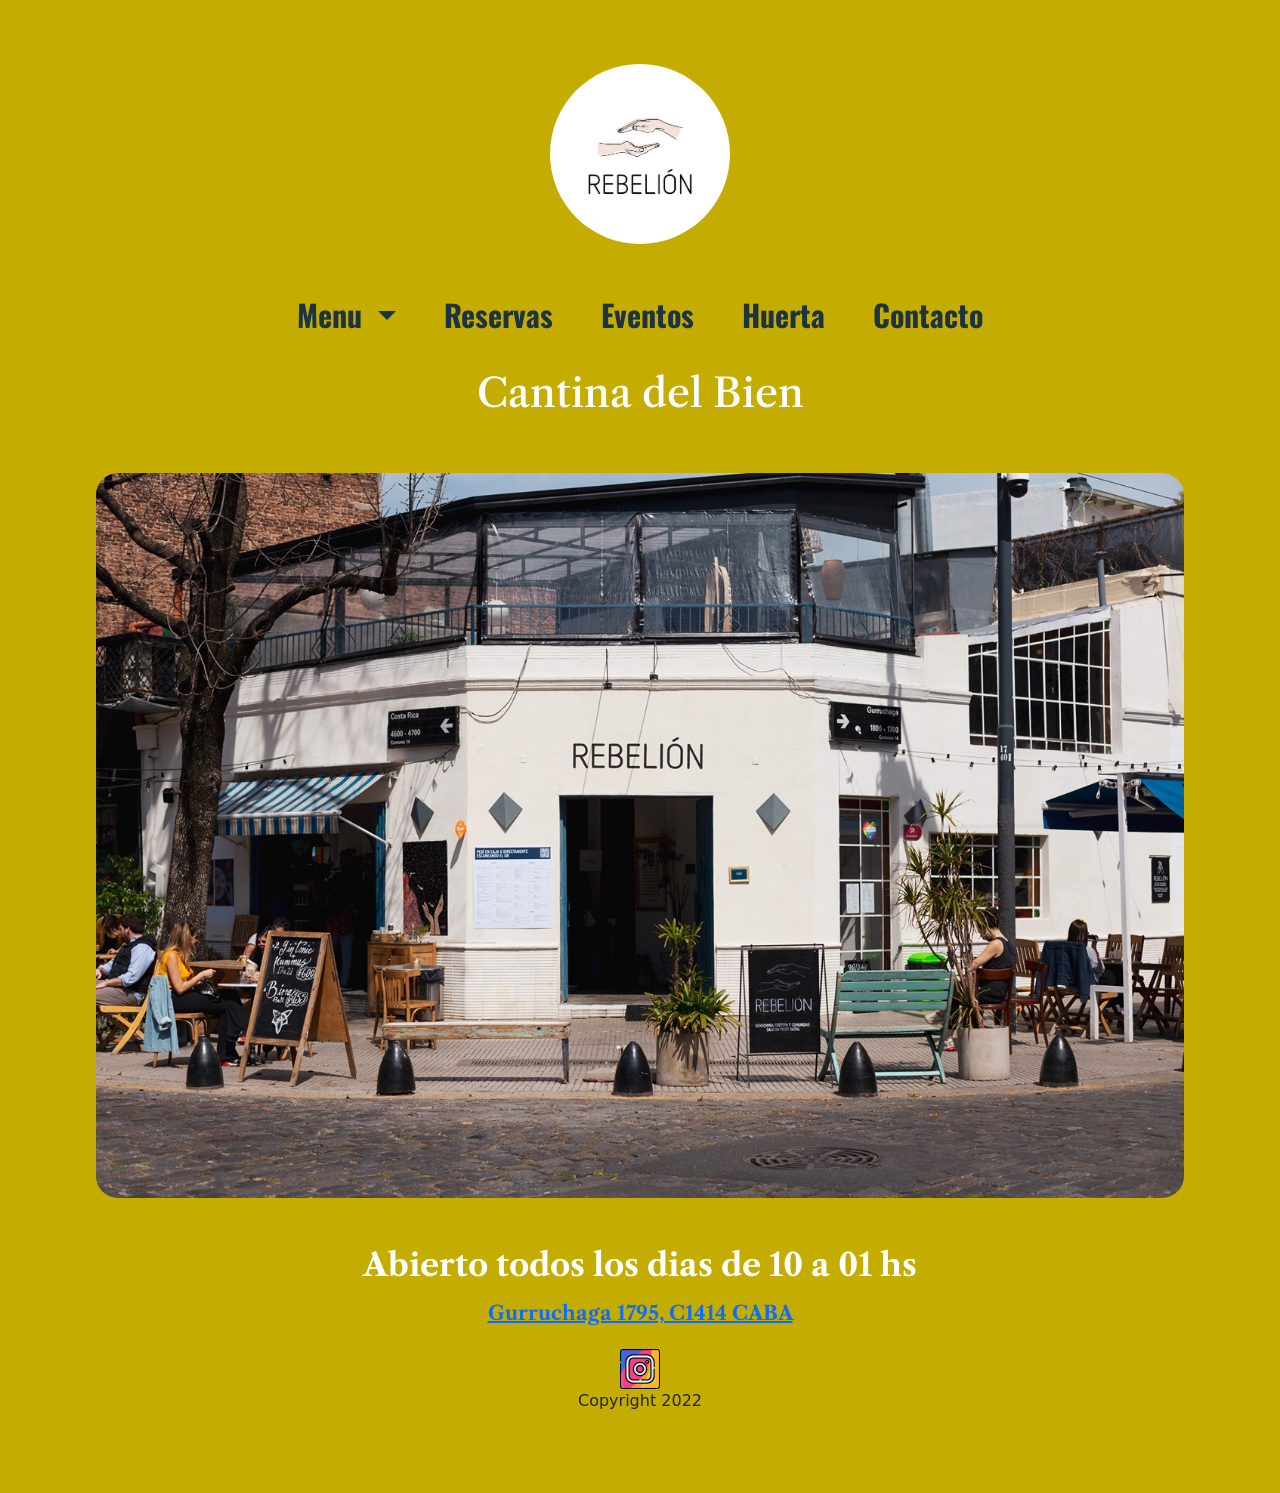
<file: index.html>
<!DOCTYPE html>
<html lang="es">
<head>
  
  <meta charset="UTF-8">
  <meta http-equiv="X-UA-Compatible" content="IE=edge">
  <meta name="viewport" content="width=device-width, initial-scale=1.0">
  <meta name="description"
  content="Sitio oficial Rebelion restaurante">
  <meta name="keywords"
  content="resto, argentina, capital, musica, restaurante, bar, brujas, noche, dia, comida, jazz">

  <link rel="stylesheet" href="./assets/bootstrap/css/bootstrap.min.css">
  <script src= "./assets/bootstrap/js/jquery.slim.min.js"></script>
  <script src="./assets/bootstrap/js/bootstrap.bundle.min.js"></script>
  <script src="./assets/bootstrap/js/wow.js"></script>
              <script>
              new WOW().init();
              </script>
  <link rel="stylesheet" href="./assets/bootstrap/css/animate.css">
  <link rel="shortcut icon" href="./assets/img/favicon.png" type="image/png">
  <link rel="stylesheet" href="./assets/estilos/main.css">
  <link href="https://fonts.googleapis.com/css2?family=Libre+Caslon+Text:wght@700&family=Oswald:wght@500&display=swap" rel="stylesheet">
  <title>Rebelion</title>
</head>
<body>
<header> 
  <div class="logo"> 
    <a href= "./index.html" > 
      <img src= "./assets/img/logo_rebelion.jpg" alt="Logo Rebelion" width="100" height="100" class="logo__nav">
     </a> 
    </div>
  <nav class="navbar navbar-expand-lg bg-light">
      <div class="container-fluid">
        <button class="navbar-toggler" type="button" data-bs-toggle="collapse" data-bs-target="#navbarScroll" aria-controls="navbarScroll" aria-expanded="false" aria-label="Toggle navigation">
          <span class="navbar-toggler-icon"></span>
        </button>
        <div class="collapse navbar-collapse" id="navbarScroll">
          <ul class="navbar-nav me-auto my-2 my-lg-0 navbar-nav-scroll">
            <li class="nav-item dropdown">
              <a class="nav-link dropdown-toggle" href="#" role="button" data-bs-toggle="dropdown" aria-expanded="false">
              Menu
              </a>
            <ul class="dropdown-menu">
              <li><a class="dropdown-item" href="./assets/pages/menudia.html">Menu Dia</a></li>
              <li><hr class="dropdown-divider"></li>
              <li><a class="dropdown-item" href="./assets/pages/menunoche.html">Menu Noche</a></li>
            </ul>
          </li>
            <li class="nav-item">
              <a class="nav-link " href="./assets/pages/reservas.html">Reservas</a>
            </li>
            <li class="nav-item">
              <a class="nav-link" href="./assets/pages/eventos.html">Eventos</a>
            </li>
            <li class="nav-item">
              <a class="nav-link" href="./assets/pages/huerta.html">Huerta</a>
            </li>
            <li class="nav-item">
              <a class="nav-link" href="./assets/pages/contacto.html">Contacto</a>
            </li>
          </ul>
        </div>
      </div>
  </nav>
</header>
<main> 
<h1 class="cantina">Cantina del Bien</h1>
  <div class="col-sm-12">
    <img src="./assets/img/portada.jpg" alt="foto portada" class="imagen__portada">
  </div>
  <h2 class="hora__index"> Abierto todos los dias de 10 a 01 hs </h2>
  <h3 class="direccion__index"> <a href= "https://www.google.com/maps/place/Rebeli%C3%B3n/@-34.5882023,-58.4272227,17z/data=!3m1!4b1!4m5!3m4!1s0x95bcb5e92b712fb3:0x6e0782597e94b379!8m2!3d-34.5882023!4d-58.4272227" target="_blank">Gurruchaga 1795, C1414 CABA</a></h3>
    
</main>
  <footer><a href="https://www.instagram.com/rebelion_ba/" class="logo__instagram"> <img src="assets/img/instagram.png" alt="Link_Instagram" width="40" height="40"> </a><p>Copyright 2022</p></footer>
</body>
</html>
</file>
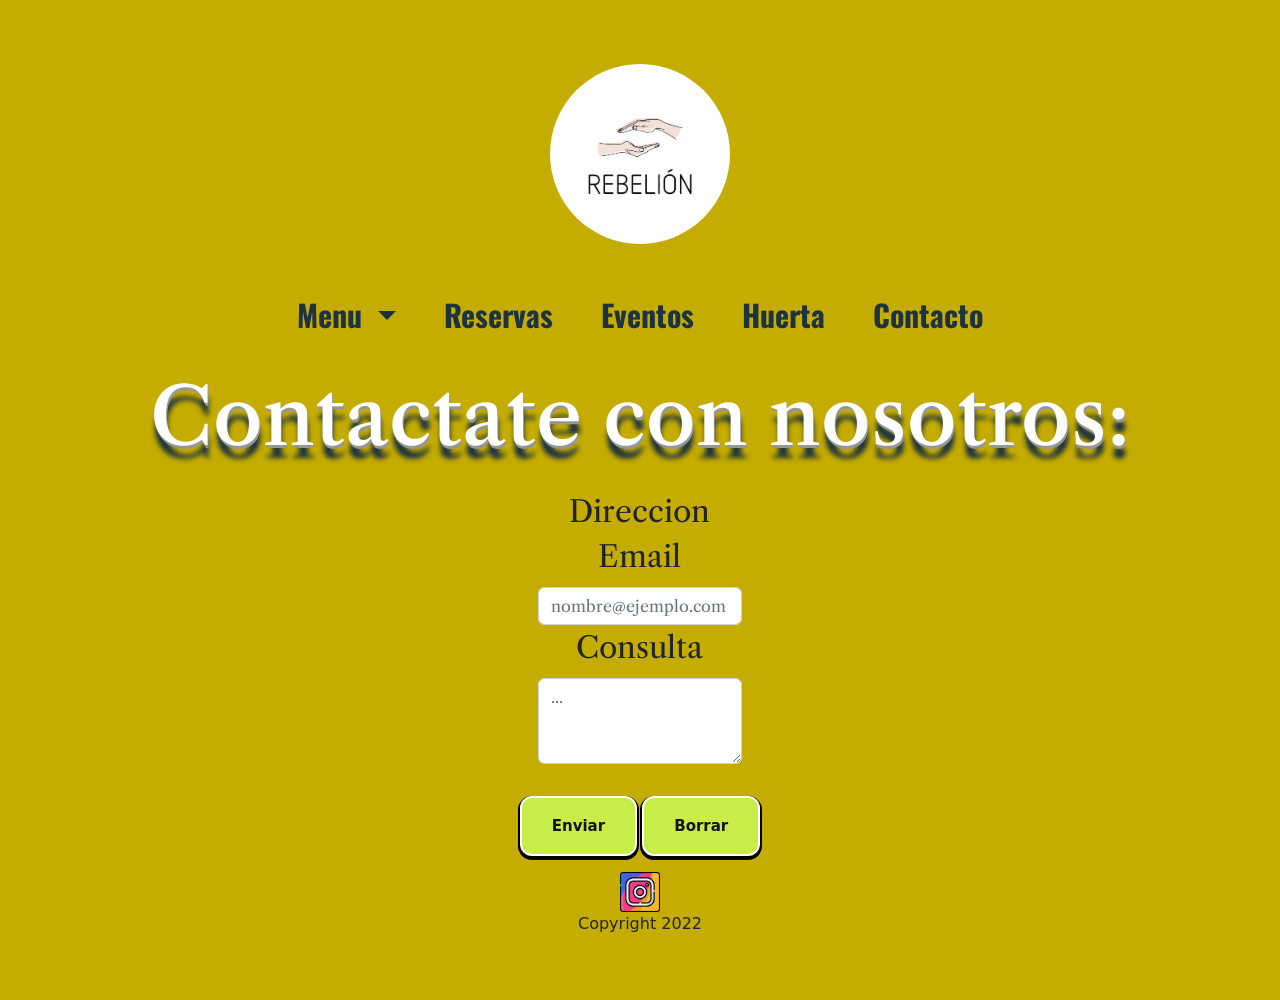
<file: assets/pages/contacto.html>
<!DOCTYPE html>
<html lang="es">
<head>
  <meta charset="UTF-8">
  <meta http-equiv="X-UA-Compatible" content="IE=edge">
  <meta name="viewport" content="width=device-width, initial-scale=1.0">
  <meta name="description"
  content="Sitio oficial Rebelion restaurante">
  <meta name="keywords"
  content="resto, argentina, capital, musica, restaurante, bar, brujas, noche, dia, comida, jazz">
  <link rel="stylesheet" href="../bootstrap/css/bootstrap.min.css">
  <script src= "../bootstrap/js/jquery.slim.min.js"></script>
  <script src="../bootstrap/js/bootstrap.bundle.min.js"></script>
  <script src="../bootstrap/js/wow.js"></script>
              <script>
              new WOW().init();
              </script>
  <link rel="stylesheet" href="../bootstrap/css/animate.css">
  <link rel="stylesheet" href="../estilos/main.css">
  <link rel="shortcut icon" href="../img/favicon-32x32.png" type="image/png">
  <link href="https://fonts.googleapis.com/css2?family=Libre+Caslon+Text:wght@700&family=Oswald:wght@500&display=swap" rel="stylesheet">
  <title>Rebelion/ Contacto</title>
</head>
<body>
<header>
   <div class="logo">
     <a href= "../../index.html" > <img src= "../img/logo_rebelion.jpg" alt="Logo Rebelion" width="100" height="100" class="logo__nav">
     </a>
     </div>
  <nav class="navbar navbar-expand-lg bg-light">
      <div class="container-fluid">
        <button class="navbar-toggler" type="button" data-bs-toggle="collapse" data-bs-target="#navbarScroll" aria-controls="navbarScroll" aria-expanded="false" aria-label="Toggle navigation">
          <span class="navbar-toggler-icon"></span>
        </button>
        <div class="collapse navbar-collapse" id="navbarScroll">
          <ul class="navbar-nav me-auto my-2 my-lg-0 navbar-nav-scroll">
            <li class="nav-item dropdown">
              <a class="nav-link dropdown-toggle" href="#" role="button" data-bs-toggle="dropdown" aria-expanded="false">
              Menu
              </a>
            <ul class="dropdown-menu">
              <li><a class="dropdown-item" href="./menudia.html">Menu Dia</a></li>
              <li><hr class="dropdown-divider"></li>
              <li><a class="dropdown-item" href="./menunoche.html">Menu Noche</a></li>
            </ul>
          </li>
            <li class="nav-item">
              <a class="nav-link " href="./reservas.html">Reservas</a>
            </li>
            <li class="nav-item">
              <a class="nav-link" href="./eventos.html">Eventos</a>
            </li>
            <li class="nav-item">
              <a class="nav-link" href="./huerta.html">Huerta</a>
            </li>
            <li class="nav-item">
              <a class="nav-link" href="./contacto.html">Contacto</a>
            </li>
          </ul>
        </div>
      </div>
  </nav>
</header>
<main>
    <h1 class="titulo">Contactate con nosotros:</h1>
    <section>
        <article class="contacto">
            <form action="./gracias.html" method="post">
              <div class="mb-3">
                <label for="email" class="form-label">Direccion Email</label>
                <input type="email" class="form-control" id="email" placeholder="nombre@ejemplo.com">
          
                <label for="exampleFormControlTextarea1" class="form-label">Consulta</label>
                <textarea class="form-control" id="consulta" rows="3" placeholder="..."></textarea>
              </div>
            <button type="submit" class="btn btn-primary">Enviar</button>
            <button type="reset" class="btn btn-primary">Borrar</button>
        </form>
        </article>
    </section>

</main>
<footer><a href="https://www.instagram.com/rebelion_ba/" class="logo__instagram"> <img src="../img/instagram.png" alt="Link_Instagram" width="40" height="40" class="logo__instagram"> </a>Copyright 2022</footer>
</body>
</html>
</file>
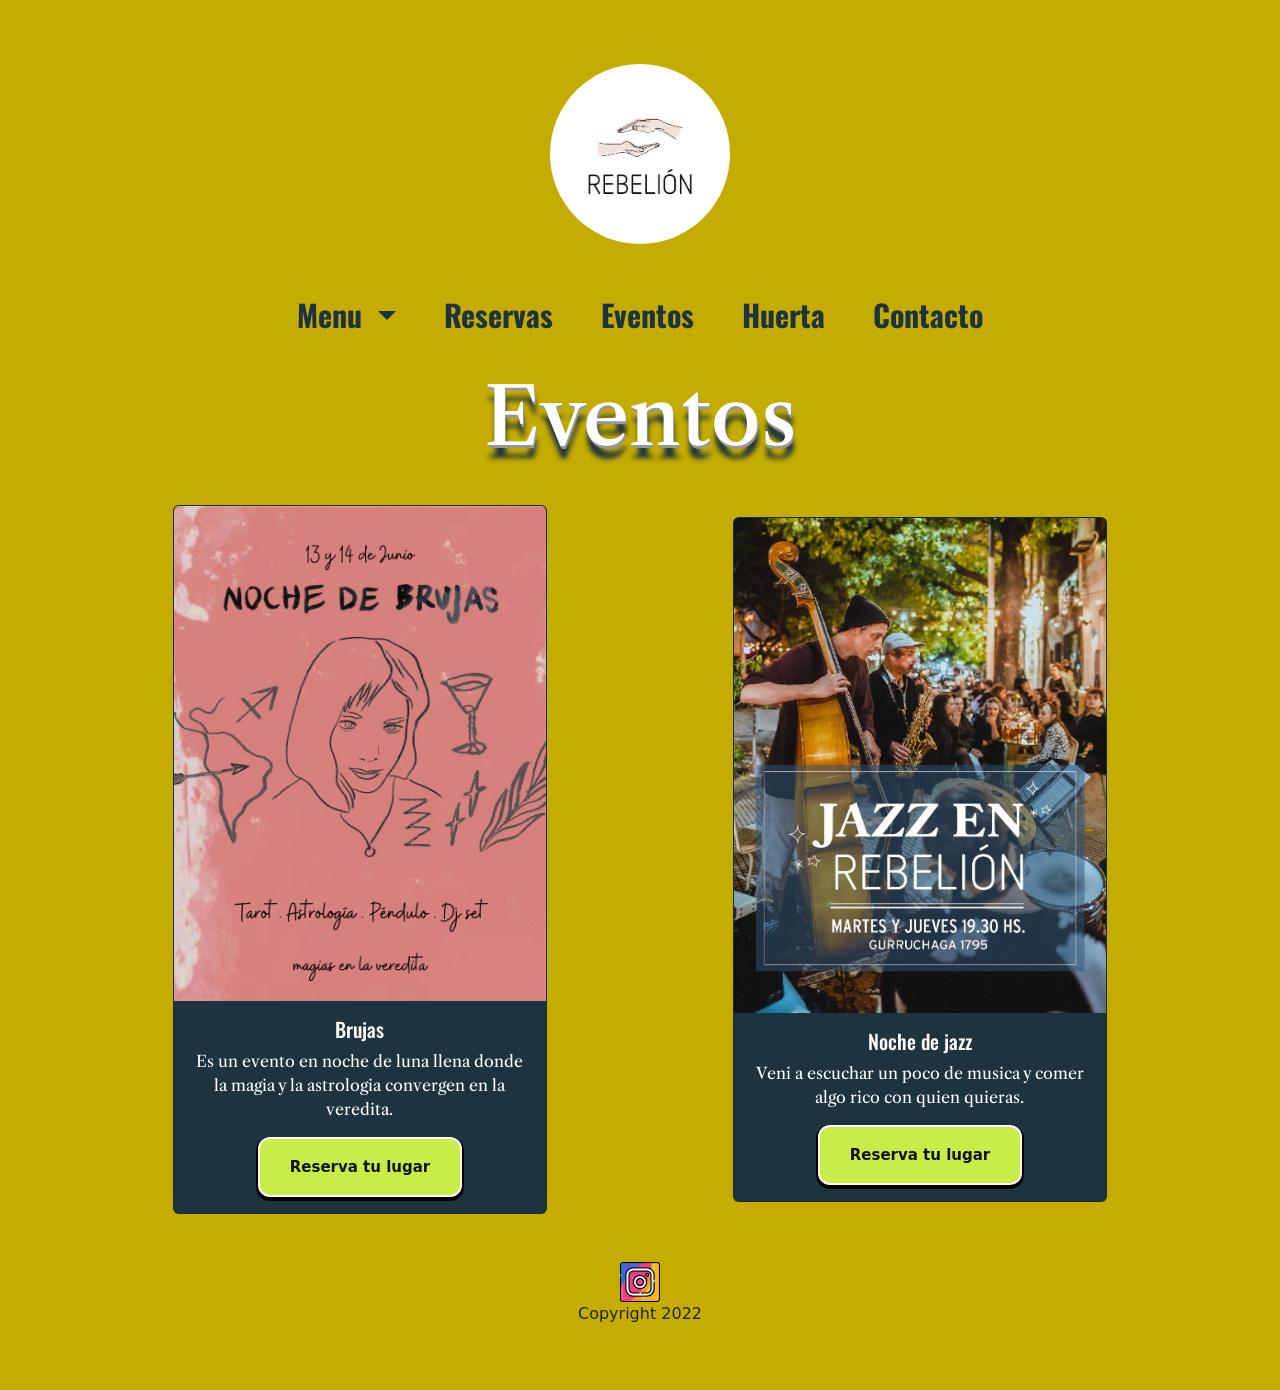
<file: assets/pages/eventos.html>
<!DOCTYPE html>
<html lang="es">
<head>
  <meta charset="UTF-8">
  <meta http-equiv="X-UA-Compatible" content="IE=edge">
  <meta name="viewport" content="width=device-width, initial-scale=1.0">
  <meta name="description"
  content="Sitio oficial Rebelion restaurante">
  <meta name="keywords"
  content="resto, argentina, capital, musica, restaurante, bar, brujas, noche, dia, comida, jazz">
  <link rel="stylesheet" href="../bootstrap/css/bootstrap.min.css">
  <script src= "../bootstrap/js/jquery.slim.min.js"></script>
  <script src="../bootstrap/js/bootstrap.bundle.min.js"></script>
  <script src="../bootstrap/js/wow.js"></script>
              <script>
              new WOW().init();
              </script>
  <link rel="stylesheet" href="../bootstrap/css/animate.css">
  <link rel="stylesheet" href="../estilos/main.css">
  <link rel="shortcut icon" href="../img/favicon-32x32.png" type="image/png">
  <link href="https://fonts.googleapis.com/css2?family=Libre+Caslon+Text:wght@700&family=Oswald:wght@500&display=swap" rel="stylesheet">
  <title>Rebelion/Eventos</title>
</head>
<body>
<header>
   <div class="logo">
     <a href= "../../index.html" > <img src= "../img/logo_rebelion.jpg" alt="Logo Rebelion" width="100" height="100" class="logo__nav">
     </a>
     </div>
  <nav class="navbar navbar-expand-lg bg-light">
      <div class="container-fluid">
        <button class="navbar-toggler" type="button" data-bs-toggle="collapse" data-bs-target="#navbarScroll" aria-controls="navbarScroll" aria-expanded="false" aria-label="Toggle navigation">
          <span class="navbar-toggler-icon"></span>
        </button>
        <div class="collapse navbar-collapse" id="navbarScroll">
          <ul class="navbar-nav me-auto my-2 my-lg-0 navbar-nav-scroll">
            <li class="nav-item dropdown">
              <a class="nav-link dropdown-toggle" href="#" role="button" data-bs-toggle="dropdown" aria-expanded="false">
              Menu
              </a>
            <ul class="dropdown-menu">
              <li><a class="dropdown-item" href="./menudia.html">Menu Dia</a></li>
              <li><hr class="dropdown-divider"></li>
              <li><a class="dropdown-item" href="./menunoche.html">Menu Noche</a></li>
            </ul>
          </li>
            <li class="nav-item">
              <a class="nav-link " href="./reservas.html">Reservas</a>
            </li>
            <li class="nav-item">
              <a class="nav-link" href="./eventos.html">Eventos</a>
            </li>
            <li class="nav-item">
              <a class="nav-link" href="./huerta.html">Huerta</a>
            </li>
            <li class="nav-item">
              <a class="nav-link" href="./contacto.html">Contacto</a>
            </li>
          </ul>
        </div>
      </div>
  </nav>
</header>
<main>
    <h1 class="titulo">Eventos</h1>
<div>
  <div class="evento-card d-flex flex-wrap col-12">
      <div class="card col-lg-4 ">
      <img src="../img/evento_brujas.png" class="card-img-top " alt="evento brujas">
      <div class="card-body">
      <h5 class="card-title">Brujas</h5>
      <p class="card-text">Es un evento en noche de luna llena donde la magia y la astrologia convergen en la veredita.</p>
      <a href="./reservas.html" class="btn btn-primary">Reserva tu lugar</a>
      </div>
      </div>
    <div class="card col-lg-4">
      <img src="../img/evento_jazz.jpeg" class="card-img-top" alt="evento evento jazz">
      <div class="card-body">
      <h5 class="card-title">Noche de jazz</h5>
      <p class="card-text">Veni a escuchar un poco de musica y comer algo rico con quien quieras.</p>
      <a href="./reservas.html" class="btn btn-primary">Reserva tu lugar</a>
      </div>
      </div>

    </div>
  </div>    
      
    </main>
    <footer><a href="https://www.instagram.com/rebelion_ba/" class="logo__instagram"> <img src="../img/instagram.png" alt="Link_Instagram" width="40" height="40" class="logo__instagram"> </a>Copyright 2022</footer>
    </body>
    </html>
</file>
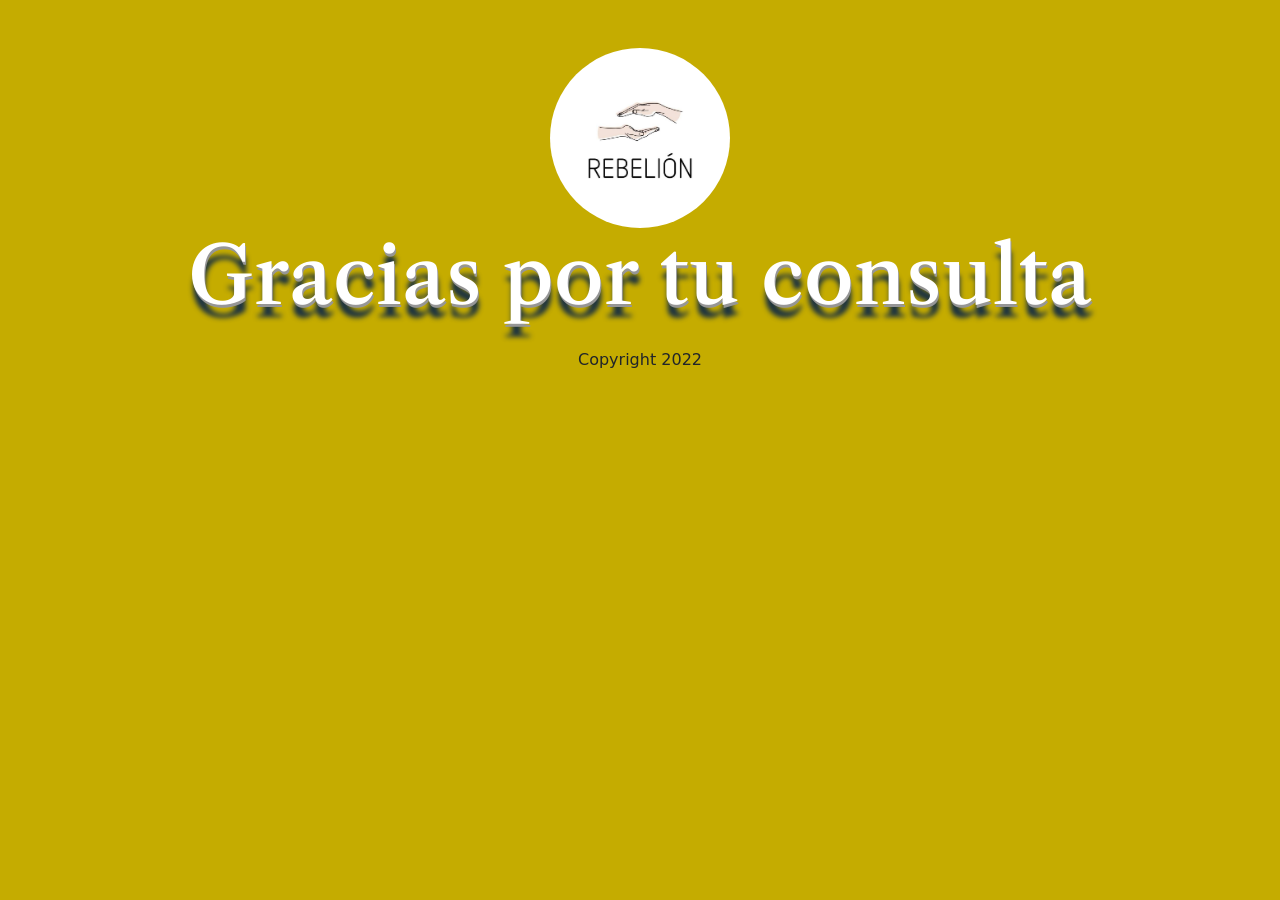
<file: assets/pages/gracias.html>
<!DOCTYPE html>
<html lang="es">
<head>
  <meta charset="UTF-8">
  <meta http-equiv="X-UA-Compatible" content="IE=edge">
  <meta name="viewport" content="width=device-width, initial-scale=1.0">
  <meta name="description"
  content="Sitio oficial Rebelion restaurante">
  <meta name="keywords"
  content="resto, argentina, capital, musica, restaurante, bar, brujas, noche, dia, comida, jazz">
  <link rel="stylesheet" href="../bootstrap/css/bootstrap.min.css">
  <script src= "../bootstrap/js/jquery.slim.min.js"></script>
  <script src="../bootstrap/js/bootstrap.bundle.min.js"></script>
  <link rel="stylesheet" href="../estilos/main.css">
  <link rel="shortcut icon" href="../img/favicon-32x32.png" type="image/png">
  <link href="https://fonts.googleapis.com/css2?family=Libre+Caslon+Text:wght@700&family=Oswald:wght@500&display=swap" rel="stylesheet">
  <title>Rebelion</title>
</head>
<body>
<header>
   <div class="rounded">
     <a href= "../../index.html" >
       <img src= "../img/logo_rebelion.jpg" alt="Logo Rebelion" width="100" height="100" class="logo__nav">
       </a>
       </div>
       </header>
<main>
    <h1 class="titulo">Gracias por tu consulta</h1>
</main>
<footer>Copyright 2022</footer>
</body>
</html>
</file>
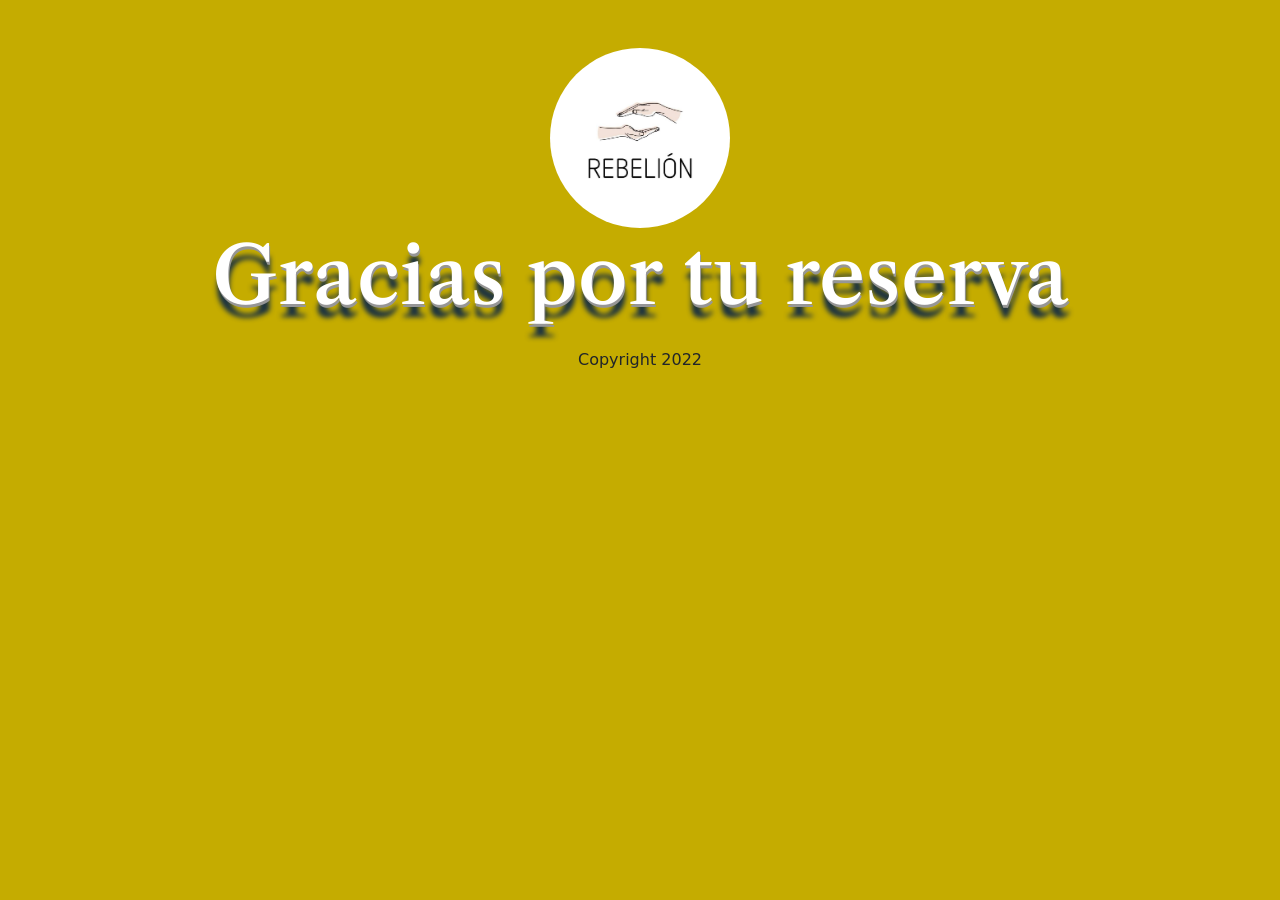
<file: assets/pages/graciasreserva.html>
<!DOCTYPE html>
<html lang="es">
<head>
  <meta charset="UTF-8">
  <meta http-equiv="X-UA-Compatible" content="IE=edge">
  <meta name="viewport" content="width=device-width, initial-scale=1.0">
  <meta name="description"
  content="Sitio oficial Rebelion restaurante">
  <meta name="keywords"
  content="resto, argentina, capital, musica, restaurante, bar, brujas, noche, dia, comida, jazz">
  <link rel="stylesheet" href="../bootstrap/css/bootstrap.min.css">
  <script src= "../bootstrap/js/jquery.slim.min.js"></script>
  <script src="../bootstrap/js/bootstrap.bundle.min.js"></script>
  <link rel="stylesheet" href="../estilos/main.css">
  <link rel="shortcut icon" href="../img/favicon-32x32.png" type="image/png">
  <link href="https://fonts.googleapis.com/css2?family=Libre+Caslon+Text:wght@700&family=Oswald:wght@500&display=swap" rel="stylesheet">
  <title>Rebelion</title>
</head>
<body>
<header>
   <div class="rounded">
     <a href= "../../index.html" >
       <img src= "../img/logo_rebelion.jpg" alt="Logo Rebelion" width="100" height="100" class="logo__nav">
       </a>
    </div>
</header>
<main>
    <h1 class="titulo">Gracias por tu reserva</h1>
</main>
<footer>Copyright 2022</footer>
</body>
</html>
</file>
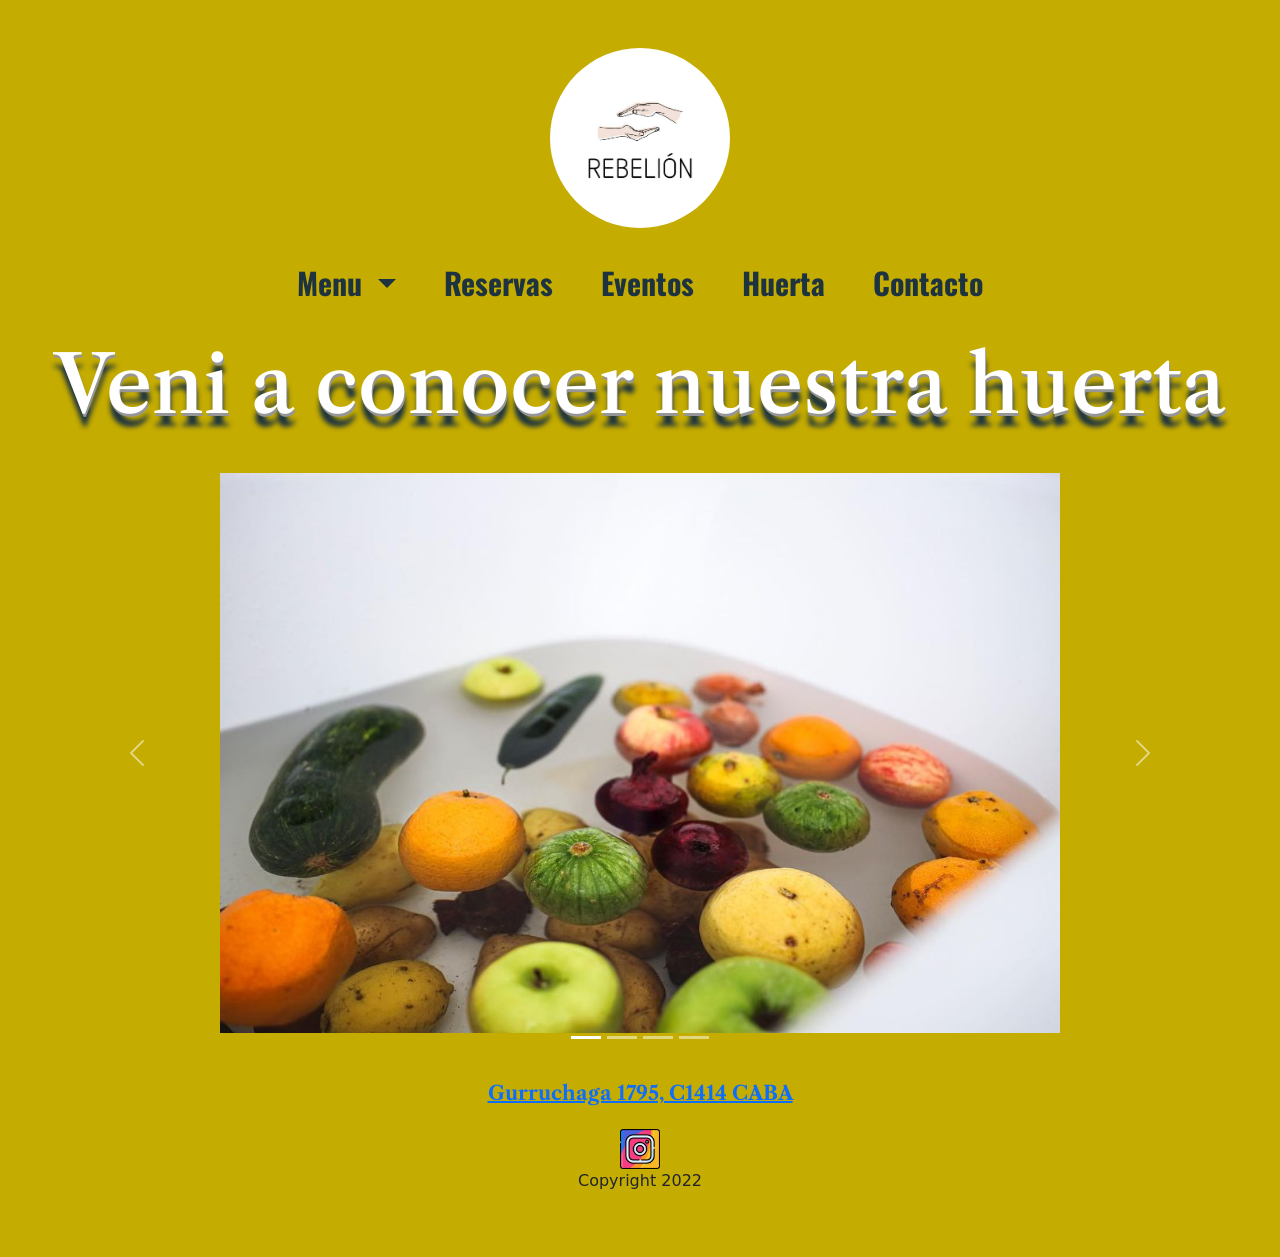
<file: assets/pages/huerta.html>
<!DOCTYPE html>
<html lang="es">
<head>
  <meta charset="UTF-8">
  <meta http-equiv="X-UA-Compatible" content="IE=edge">
  <meta name="viewport" content="width=device-width, initial-scale=1.0">
  <meta name="description"
  content="Sitio oficial Rebelion restaurante">
  <meta name="keywords"
  content="resto, argentina, capital, musica, restaurante, bar, brujas, noche, dia, comida, jazz">
  <link rel="stylesheet" href="../bootstrap/css/bootstrap.min.css">
  <script src= "../bootstrap/js/jquery.slim.min.js"></script>
  <script src="../bootstrap/js/bootstrap.bundle.min.js"></script>
  <script src="../bootstrap/js/wow.js"></script>
              <script>
              new WOW().init();
              </script>
  <link rel="stylesheet" href="../bootstrap/css/animate.css">
  <link rel="stylesheet" href="../estilos/main.css">
  <link rel="shortcut icon" href="../img/favicon-32x32.png" type="image/png">
  <link href="https://fonts.googleapis.com/css2?family=Libre+Caslon+Text:wght@700&family=Oswald:wght@500&display=swap" rel="stylesheet">
  <title>Rebelion/Huerta</title>
</head>
<body>
<header>
   <div class="rounded">
     <a href= "../../index.html" >
       <img src= "../img/logo_rebelion.jpg" alt="Logo Rebelion" width="100" height="100" class="logo__nav">
       </a>
       </div>
  <nav class="navbar navbar-expand-lg bg-light">
        <div class="container-fluid">
          <button class="navbar-toggler" type="button" data-bs-toggle="collapse" data-bs-target="#navbarScroll" aria-controls="navbarScroll" aria-expanded="false" aria-label="Toggle navigation">
            <span class="navbar-toggler-icon"></span>
          </button>
          <div class="collapse navbar-collapse" id="navbarScroll">
            <ul class="navbar-nav me-auto my-2 my-lg-0 navbar-nav-scroll" >
              <li class="nav-item dropdown">
                <a class="nav-link dropdown-toggle" href="#" role="button" data-bs-toggle="dropdown" aria-expanded="false">
                Menu
                </a>
              <ul class="dropdown-menu">
                <li><a class="dropdown-item" href="./menudia.html">Menu Dia</a></li>
                <li><hr class="dropdown-divider"></li>
                <li><a class="dropdown-item" href="./menunoche.html">Menu Noche</a></li>
              </ul>
            </li>
              <li class="nav-item">
                <a class="nav-link " href="./reservas.html">Reservas</a>
              </li>
              <li class="nav-item">
                <a class="nav-link" href="./eventos.html">Eventos</a>
              </li>
              <li class="nav-item">
                <a class="nav-link" href="./huerta.html">Huerta</a>
              </li>
              <li class="nav-item">
                <a class="nav-link" href="./contacto.html">Contacto</a>
              </li>
            </ul>
          </div>
        </div>
  </nav>
</header>
<main> 
    <h1 class="titulo"> Veni a conocer nuestra huerta</h1>
    <div id="carouselWithIndicators" class="carousel slide" data-bs-ride="carousel">
      <ol class="carousel-indicators">
        <li data-bs-target="#carouselWithIndicators" data-bs-slide-to="0" class="active"></li>
        <li data-bs-target="#carouselWithIndicators" data-bs-slide-to="1"></li>
        <li data-bs-target="#carouselWithIndicators" data-bs-slide-to="2"></li>
        <li data-bs-target="#carouselWithIndicators" data-bs-slide-to="3"></li>
      </ol>
      <div class="carousel-inner">
        <div class="carousel-item active">
          <img src="../img/huerta1.jpg" class=" w-75 " alt="Slide 1">
        </div>
        <div class="carousel-item">
          <img src="../img/huerta2.jpg" class=" w-75 " alt="Slide 2">
        </div>
        <div class="carousel-item">
          <img src="../img/huerta3.jpg" class=" w-75 " alt="Slide 3">
        </div>
        <div class="carousel-item">
          <img src="../img/huerta5.jpg" class=" w-75 " alt="slide 4">
        </div>
      </div>
      <a class="carousel-control-prev" href="#carouselWithIndicators" role="button" data-bs-slide="prev">
        <span class="carousel-control-prev-icon" aria-hidden="true"></span>
        <span class="visually-hidden">Previous</span>
      </a>
      <a class="carousel-control-next" href="#carouselWithIndicators" role="button" data-bs-slide="next">
        <span class="carousel-control-next-icon" aria-hidden="true"></span>
        <span class="visually-hidden">Next</span>
      </a>
    </div>

    <h3 class="direccion__index"> <a href= "https://www.google.com/maps/place/Rebeli%C3%B3n/@-34.5882023,-58.4272227,17z/data=!3m1!4b1!4m5!3m4!1s0x95bcb5e92b712fb3:0x6e0782597e94b379!8m2!3d-34.5882023!4d-58.4272227" target="_blank">Gurruchaga 1795, C1414 CABA</a></h3>
    
  </main>
  <footer><a href="https://www.instagram.com/rebelion_ba/" class="logo__instagram"> <img src="../img/instagram.png" alt="Link_Instagram" width="40" height="40" class="logo__instagram"> </a>Copyright 2022</footer>
  </body>
  </html>
</file>
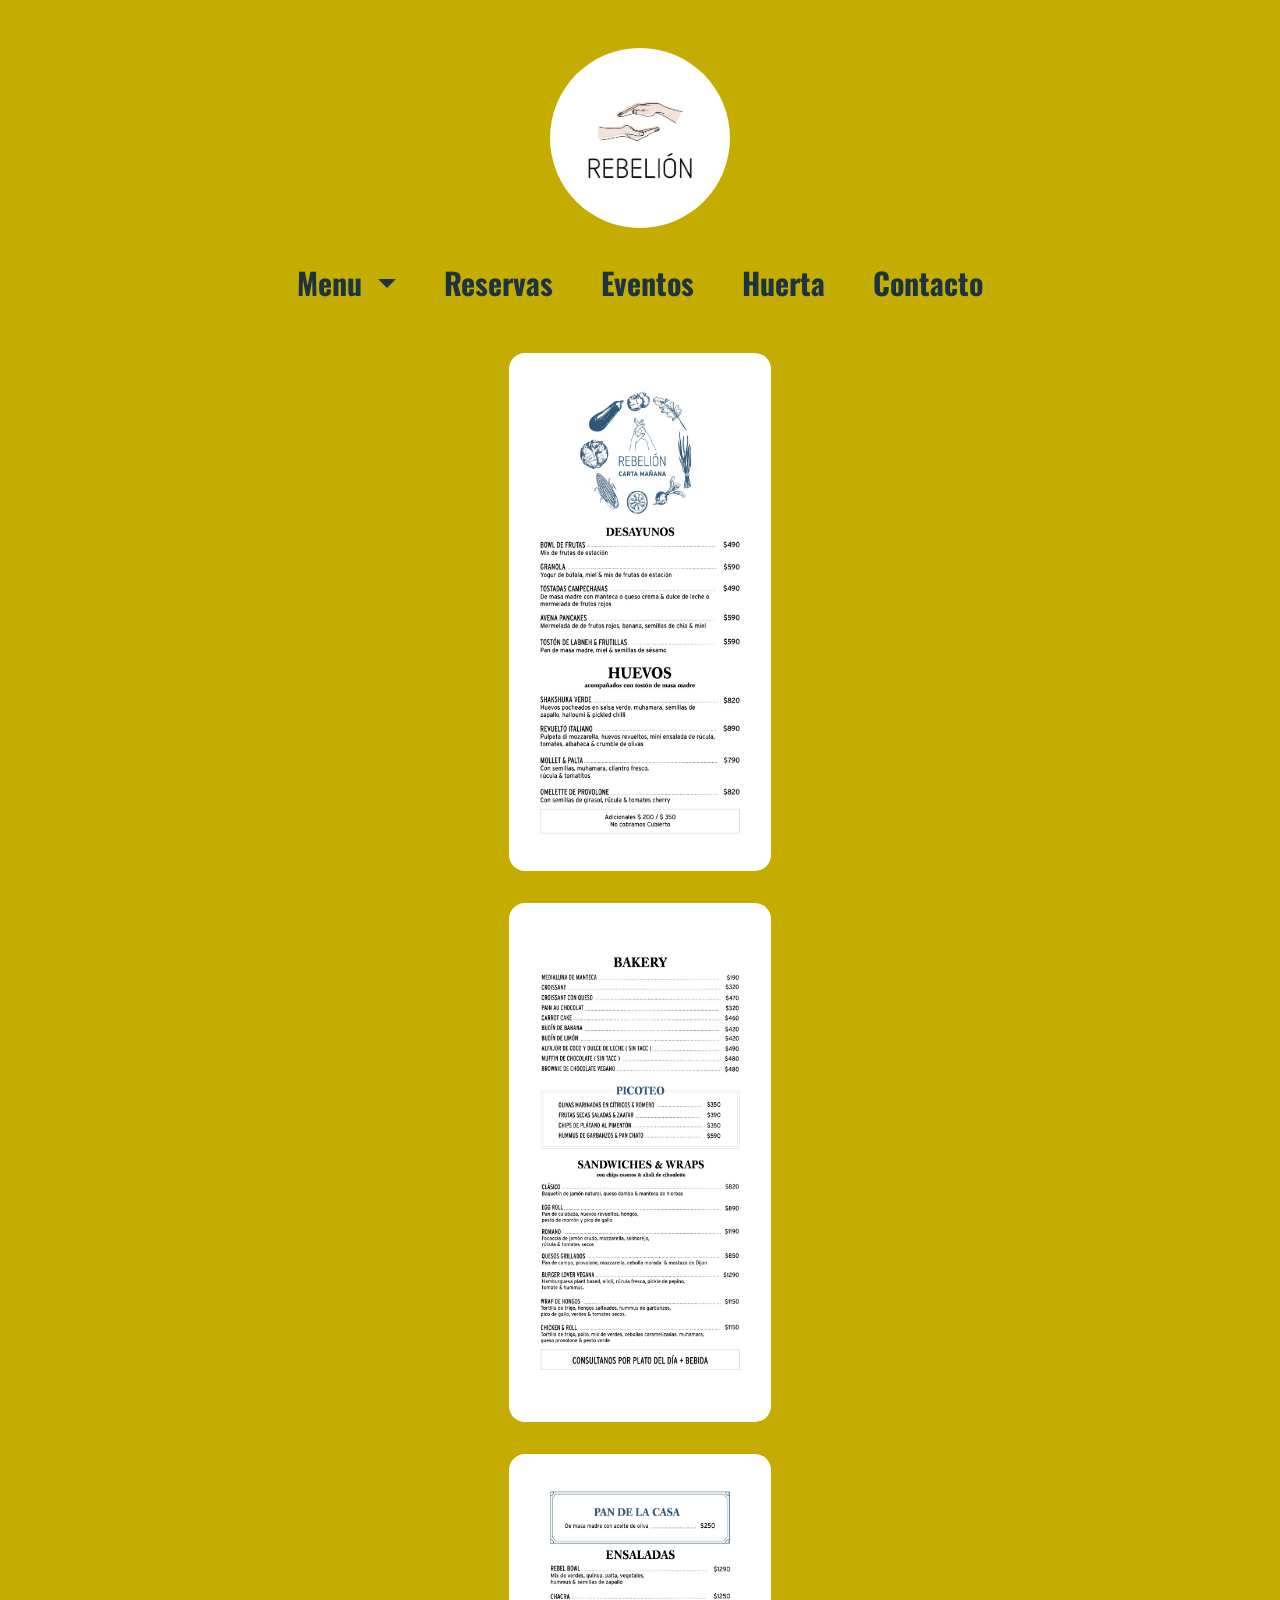
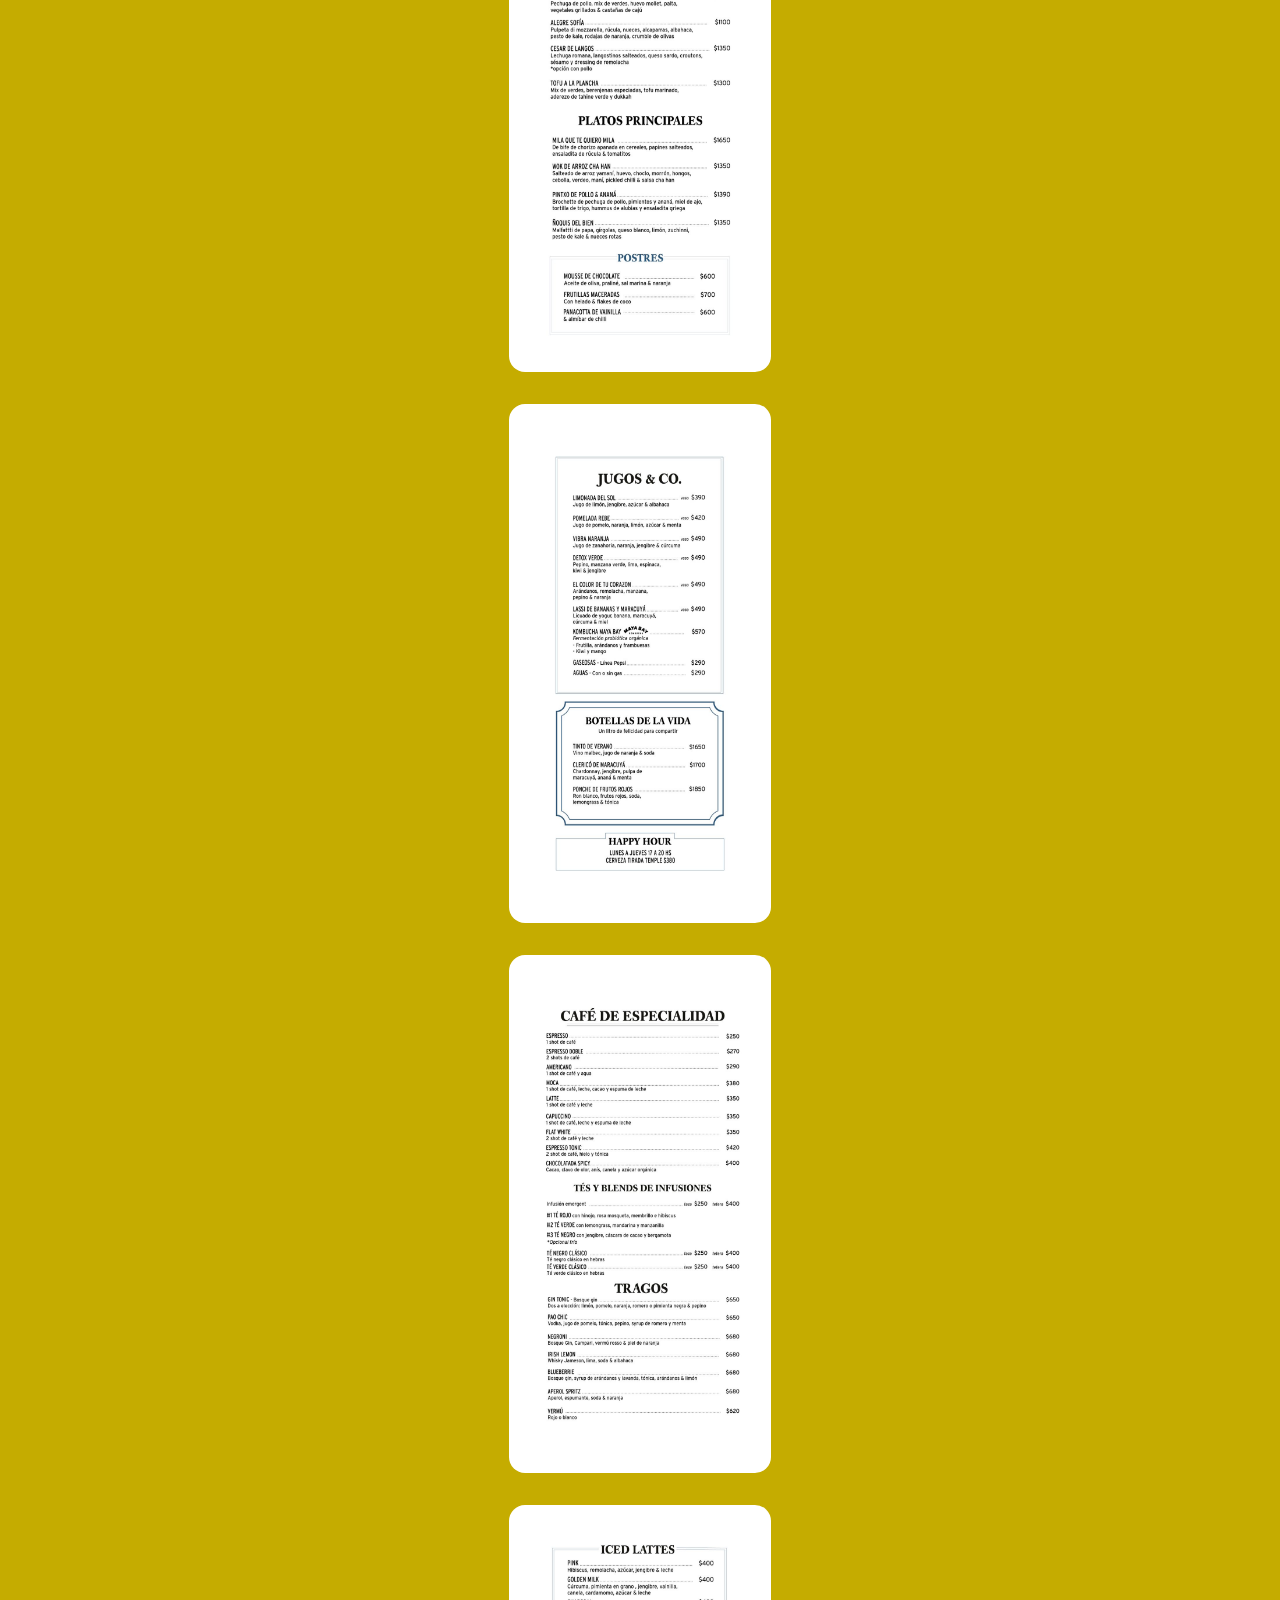
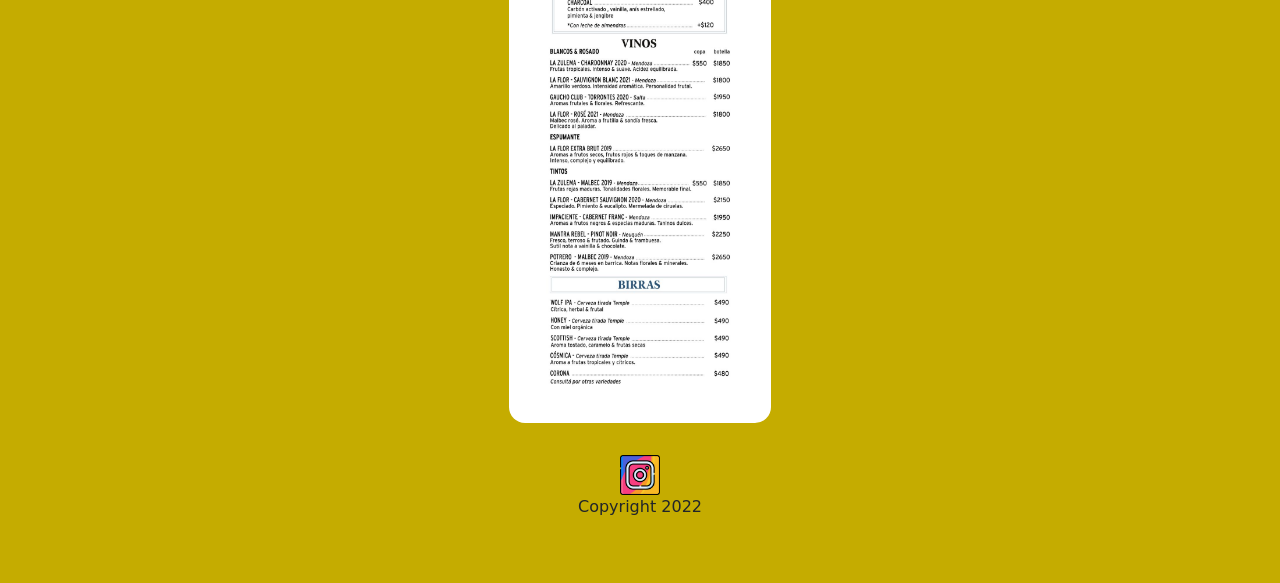
<file: assets/pages/menudia.html>
<!DOCTYPE html>
<html lang="es">
<head>
  <meta charset="UTF-8">
  <meta http-equiv="X-UA-Compatible" content="IE=edge">
  <meta name="viewport" content="width=device-width, initial-scale=1.0">
  <meta name="description"
  content="Sitio oficial Rebelion restaurante">
  <meta name="keywords"
  content="resto, argentina, capital, musica, restaurante, bar, brujas, noche, dia, comida, jazz">
  <link rel="stylesheet" href="../bootstrap/css/bootstrap.min.css">
  <script src= "../bootstrap/js/jquery.slim.min.js"></script>
  <script src="../bootstrap/js/bootstrap.bundle.min.js"></script>
  <script src="../bootstrap/js/wow.js"></script>
              <script>
              new WOW().init();
              </script>
  <link rel="stylesheet" href="../bootstrap/css/animate.css">
  <link rel="stylesheet" href="../estilos/main.css">
  <link rel="shortcut icon" href="../img/favicon-32x32.png" type="image/png">
  <link href="https://fonts.googleapis.com/css2?family=Libre+Caslon+Text:wght@700&family=Oswald:wght@500&display=swap" rel="stylesheet">
  <title>Rebelion/Huerta</title>
</head>
<body>
  <header>
     <div class="rounded">
       <a href= "../../index.html" >
         <img src= "../img/logo_rebelion.jpg" alt="Logo Rebelion" width="100" height="100" class="logo__nav">
         </a>
         </div>
  <nav class="navbar navbar-expand-lg bg-light">
          <div class="container-fluid">
            <button class="navbar-toggler" type="button" data-bs-toggle="collapse" data-bs-target="#navbarScroll" aria-controls="navbarScroll" aria-expanded="false" aria-label="Toggle navigation">
              <span class="navbar-toggler-icon"></span>
            </button>
            <div class="collapse navbar-collapse" id="navbarScroll">
              <ul class="navbar-nav me-auto my-2 my-lg-0 navbar-nav-scroll" >
                <li class="nav-item dropdown">
                  <a class="nav-link dropdown-toggle" href="#" role="button" data-bs-toggle="dropdown" aria-expanded="false">
                  Menu
                  </a>
                <ul class="dropdown-menu">
                  <li><a class="dropdown-item" href="./menudia.html">Menu Dia</a></li>
                  <li><hr class="dropdown-divider"></li>
                  <li><a class="dropdown-item" href="./menunoche.html">Menu Noche</a></li>
                </ul>
              </li>
                <li class="nav-item">
                  <a class="nav-link " href="./reservas.html">Reservas</a>
                </li>
                <li class="nav-item">
                  <a class="nav-link" href="./eventos.html">Eventos</a>
                </li>
                <li class="nav-item">
                  <a class="nav-link" href="./huerta.html">Huerta</a>
                </li>
                <li class="nav-item">
                  <a class="nav-link" href="./contacto.html">Contacto</a>
                </li>
              </ul>
            </div>
          </div>
  </nav>
</header>
<div >
  <div >
    <img src="../img/menu__dia1.jpeg" alt="menu__dia1" class="menu__ambos ">
  </div>
  <div >
    <img src="../img/menu__dia2.jpeg" alt="menu__dia2" class="menu__ambos">
  </div>
  <div>
    <img src="../img/menu__dia3.jpeg" alt="menu__dia3" class="menu__ambos">
  </div>
  <div>
    <img src="../img/menu__dia4.jpeg" alt="menu__dia4" class="menu__ambos">
  </div>
  <div>
    <img src="../img/menu__dia5.jpeg" alt="menu__dia5" class="menu__ambos">
  </div>
  <div>
    <img src="../img/menu__dia6.jpeg" alt="menu__dia6" class="menu__ambos">
    </div>
</div>

  <footer><a href="https://www.instagram.com/rebelion_ba/" class="logo__instagram"> <img src="../img/instagram.png" alt="Link_Instagram" width="40" height="40" class="logo__instagram"> </a>Copyright 2022</footer>
</body>
</html>
</file>
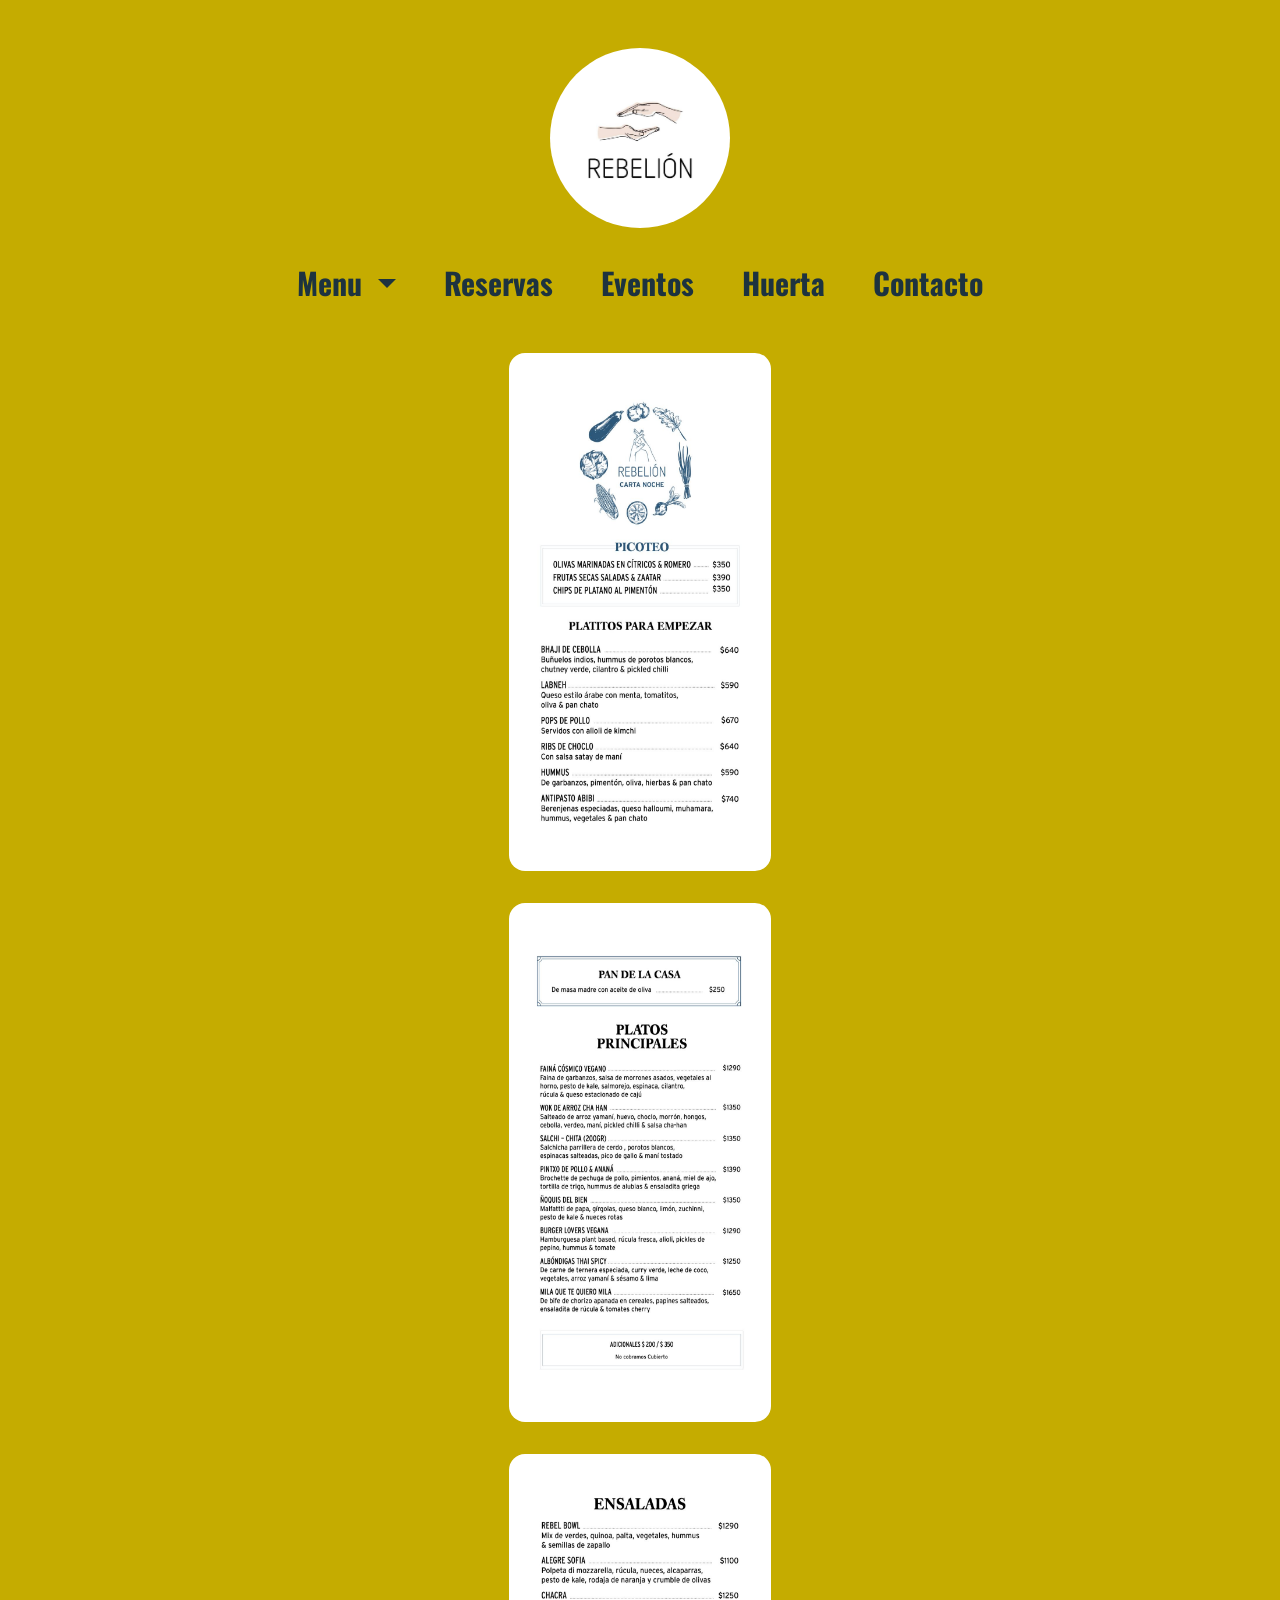
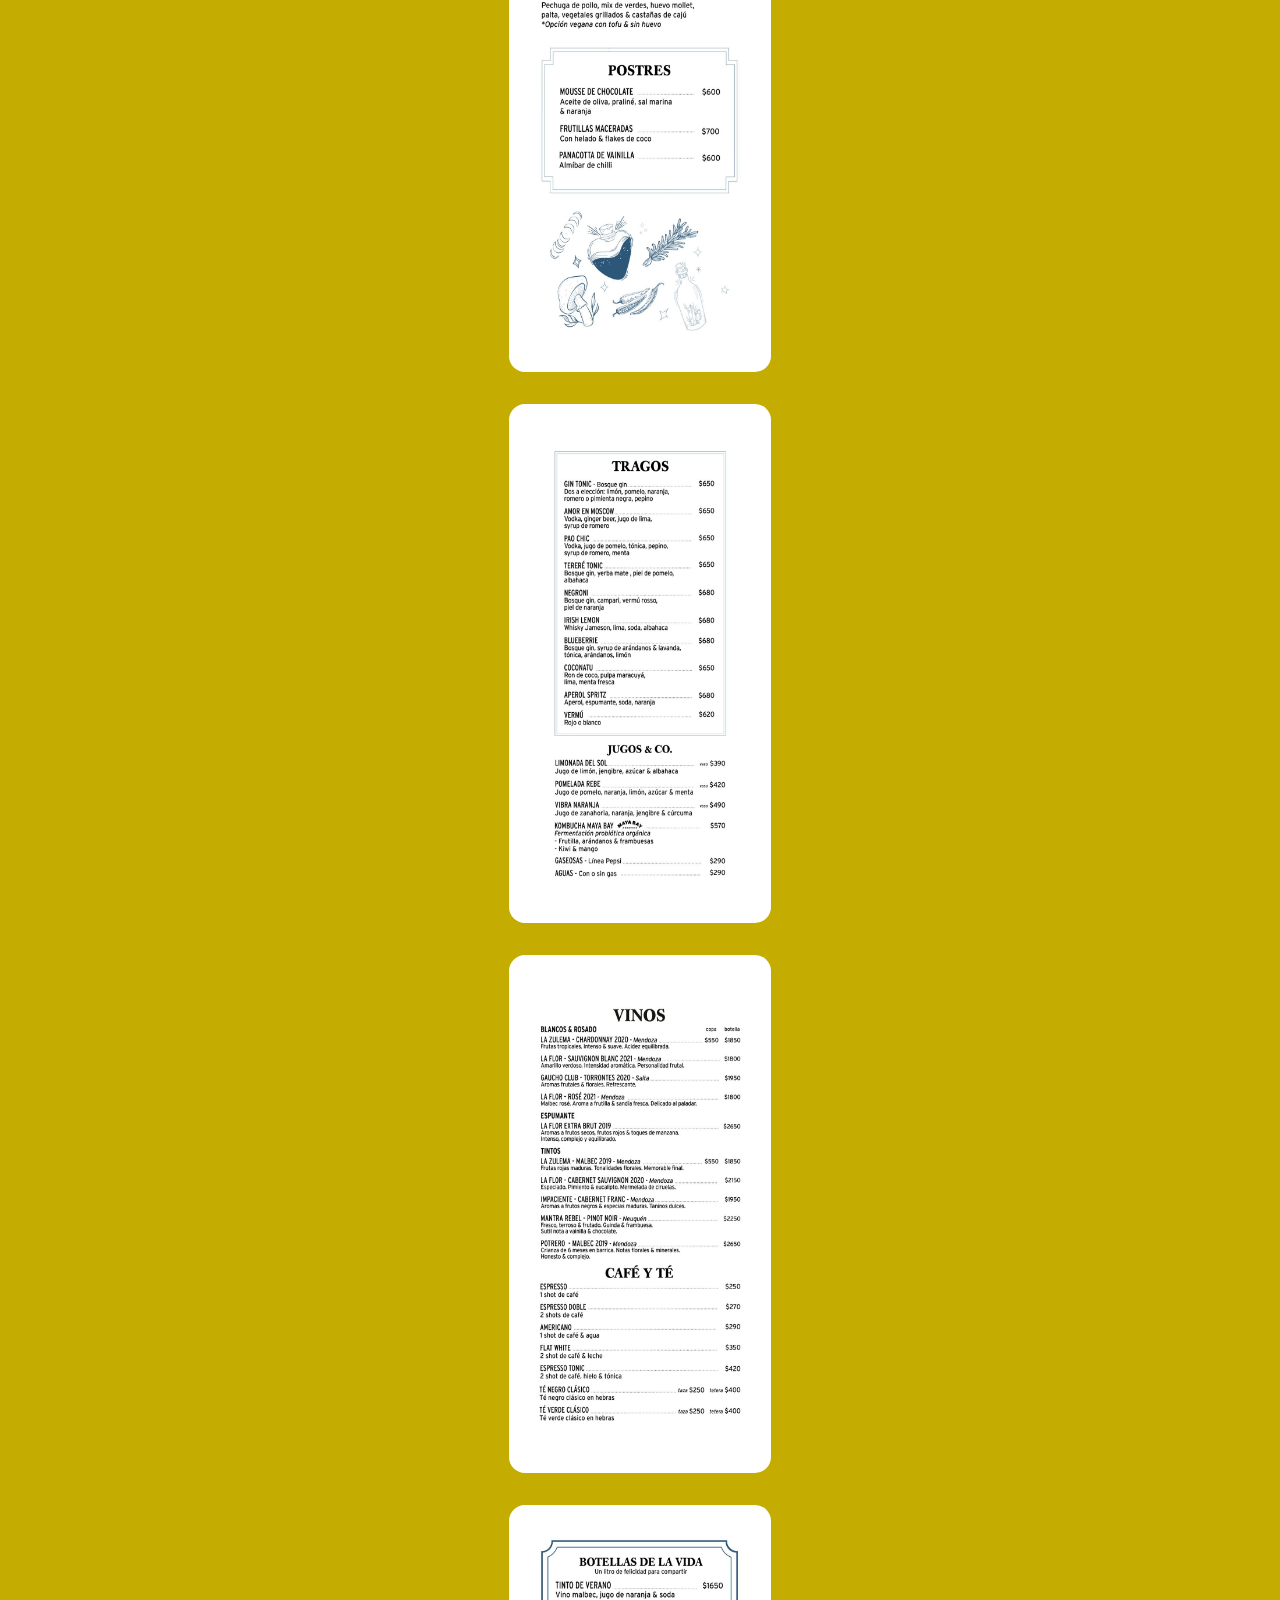
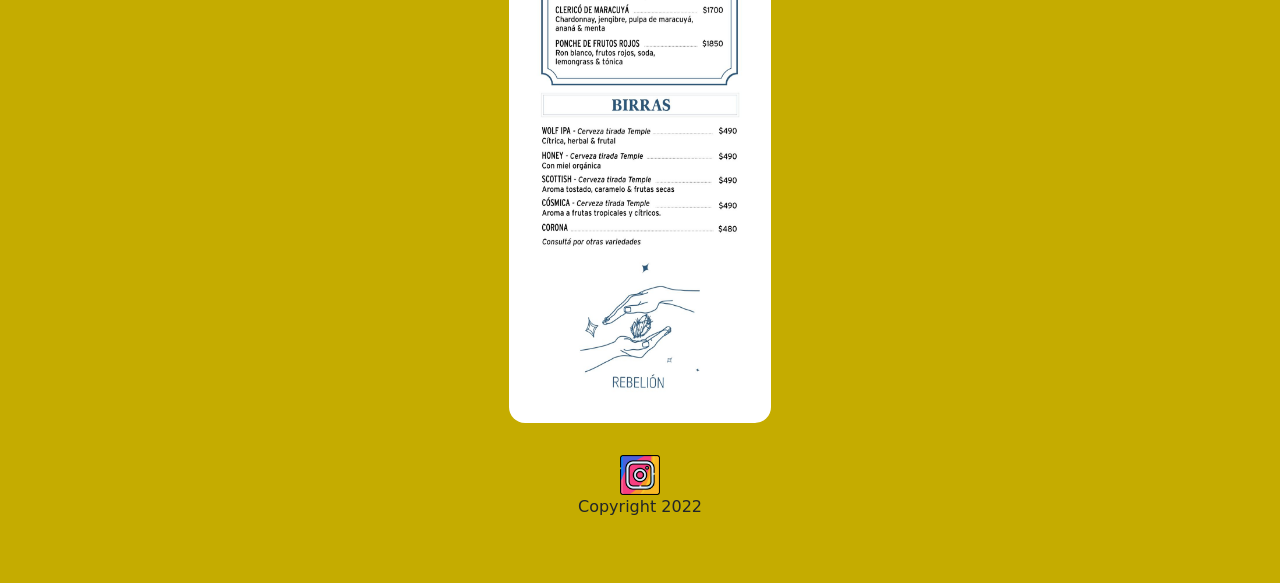
<file: assets/pages/menunoche.html>
<!DOCTYPE html>
<html lang="es">
<head>
  <meta charset="UTF-8">
  <meta http-equiv="X-UA-Compatible" content="IE=edge">
  <meta name="viewport" content="width=device-width, initial-scale=1.0">
  <meta name="description"
  content="Sitio oficial Rebelion restaurante">
  <meta name="keywords"
  content="resto, argentina, capital, musica, restaurante, bar, brujas, noche, dia, comida, jazz">
  <link rel="stylesheet" href="../bootstrap/css/bootstrap.min.css">
  <script src= "../bootstrap/js/jquery.slim.min.js"></script>
  <script src="../bootstrap/js/bootstrap.bundle.min.js"></script>
  <script src="../bootstrap/js/wow.js"></script>
              <script>
              new WOW().init();
              </script>
  <link rel="stylesheet" href="../bootstrap/css/animate.css">
  <link rel="stylesheet" href="../estilos/main.css">
  <link rel="shortcut icon" href="../img/favicon-32x32.png" type="image/png">
  <link href="https://fonts.googleapis.com/css2?family=Libre+Caslon+Text:wght@700&family=Oswald:wght@500&display=swap" rel="stylesheet">
  <title>Rebelion/Menu</title>
</head>
<body>
  <header> 
    <div class="rounded"> 
      <a href= "../../index.html" > 
        <img src= "../img/logo_rebelion.jpg" alt="Logo Rebelion" width="100" height="100" class="logo__nav"> 
      </a> 
    </div>
  <nav class="navbar navbar-expand-lg bg-light">
      <div class="container-fluid">
        <button class="navbar-toggler" type="button" data-bs-toggle="collapse" data-bs-target="#navbarScroll" aria-controls="navbarScroll" aria-expanded="false" aria-label="Toggle navigation">
          <span class="navbar-toggler-icon"></span>
        </button>
        <div class="collapse navbar-collapse" id="navbarScroll">
          <ul class="navbar-nav me-auto my-2 my-lg-0 navbar-nav-scroll" >
            <li class="nav-item dropdown">
              <a class="nav-link dropdown-toggle" href="#" role="button" data-bs-toggle="dropdown" aria-expanded="false">
              Menu
              </a>
            <ul class="dropdown-menu">
              <li><a class="dropdown-item" href="./menudia.html">Menu Dia</a></li>
              <li><hr class="dropdown-divider"></li>
              <li><a class="dropdown-item" href="./menunoche.html">Menu Noche</a></li>
            </ul>
          </li>
            <li class="nav-item">
              <a class="nav-link " href="./reservas.html">Reservas</a>
            </li>
            <li class="nav-item">
              <a class="nav-link" href="./eventos.html">Eventos</a>
            </li>
            <li class="nav-item">
              <a class="nav-link" href="./huerta.html">Huerta</a>
            </li>
            <li class="nav-item">
              <a class="nav-link" href="./contacto.html">Contacto</a>
            </li>
          </ul>
        </div>
      </div>
    </nav>
  </header>
  <div>
    <div>
      <img src="../img/menu__noche1.jpeg" alt="menu__dia1" width="500" height="700" class="menu__ambos">
    </div>
    <div>
      <img src="../img/menu__noche2.jpeg" alt="menu__dia2" width="500" height="700" class="menu__ambos">
    </div>
    <div>
      <img src="../img/menu__noche3.jpeg" alt="menu__dia3" width="500" height="700" class="menu__ambos">
    </div>
    <div>
      <img src="../img/menu__noche4.jpeg" alt="menu__dia4" width="500" height="700" class="menu__ambos">
    </div>
    <div>
      <img src="../img/menu__noche5.jpeg" alt="menu__dia5" width="500" height="700" class="menu__ambos">
      </div>
    <div>
      <img src="../img/menu__noche6.jpeg" alt="menu__dia6" width="500" height="700" class="menu__ambos">
      </div>
    </div>

  <footer><a href="https://www.instagram.com/rebelion_ba/" class="logo__instagram"> <img src="../img/instagram.png" alt="Link_Instagram" width="40" height="40" class="logo__instagram"> </a>Copyright 2022</footer>
</body>
</html>
</file>
<file: assets/estilos/main.css>
*{margin:0;padding:0;box-sizing:border-box;text-decoration:none}header{display:flex;flex-direction:column;align-items:center}.logo{padding:1rem}.logo__nav{border-radius:80%;height:180px;width:180px}.navbar{display:flex;flex-direction:row;align-items:center}.nav-link{color:#1D333F}.navbar{background-color:transparent !important}.nav-item{background:transparent;font-family:"Oswald","sans-serif";padding:1rem;font-size:30px;font-weight:bold;border-radius:50px}.nav-item .nav-link:hover{color:#fff}footer{padding:1rem;display:flex;flex-direction:column;align-content:center;justify-content:end}.logo__instagram{width:fit-content;align-self:center}body{background:#C5AC00;padding:3rem;text-align:center}.titulo{color:#fff;text-shadow:1px 3px 0 #969696,1px 13px 5px #1D333F;font-size:80px;font-family:"Libre Caslon Text","serif"}.cantina{color:#fff;font-family:"Libre Caslon Text","serif";font-size:40px}@media screen and (max-width: 600px){.titulo{font-size:40px}}body .hora__index{color:#fff;font-family:"Libre Caslon Text","serif";font-weight:700;animation:backInLeft;animation-duration:2s;animation-delay:1s}body .imagen__portada{padding:3rem;align-items:center;border-radius:70px;height:auto;width:100%}body .direccion__index{margin-top:1rem;font-family:"Libre Caslon Text","serif";font-weight:700;font-size:20px}@media screen and (max-width: 600px){body .direccion__index{font-size:10px}}.mb-3{padding:1rem;font-size:30px;width:20%;display:flex;flex-direction:column;align-self:center;margin:auto;font-family:"Libre Caslon Text","serif"}.form-control{min-width:150px}@media screen and (max-width: 600px){.mb-3{width:83%}}.evento-card{display:flex;align-content:center;justify-content:space-around;align-items:center;margin:auto;padding:2rem}.card{background-color:#1D333F}.card-title{font-family:"Oswald","sans-serif";color:#fff}.card-text{font-family:"Libre Caslon Text","serif";color:#fff}.btn{padding:1.1em 2em;background:none;border:2px solid #fff;font-size:15px;color:#131313;cursor:pointer;position:relative;overflow:hidden;transition:all 0.3s;border-radius:12px;background-color:#c8ec48;font-weight:bolder;box-shadow:0 2px 0 2px #000}.btn:before{content:"";position:absolute;width:100px;height:120%;background-color:#ff6700;top:50%;transform:skewX(30deg) translate(-150%, -50%);transition:all 0.5s}.btn:hover{background-color:#4cc9f0;color:#fff;box-shadow:0 2px 0 2px #0d3b66}.btn:hover::before{transform:skewX(30deg) translate(150%, -50%);transition-delay:0.1s}.btn:active{transform:scale(0.9)}.menu__ambos{height:43vw;width:23vw;border-radius:2rem;transition:width 2s, height 2s;padding:1rem}.menu__ambos:hover{height:50vw;width:30vw}@media screen and (max-width: 600px){.menu__ambos{transition:remove;height:120vw;width:80vw}}.carousel-inner{padding:2rem}.reserva__letra{font-size:40px}#fecha{font-size:20px}#comensales{font-size:20px}#tel{font-size:20px}
</file>
